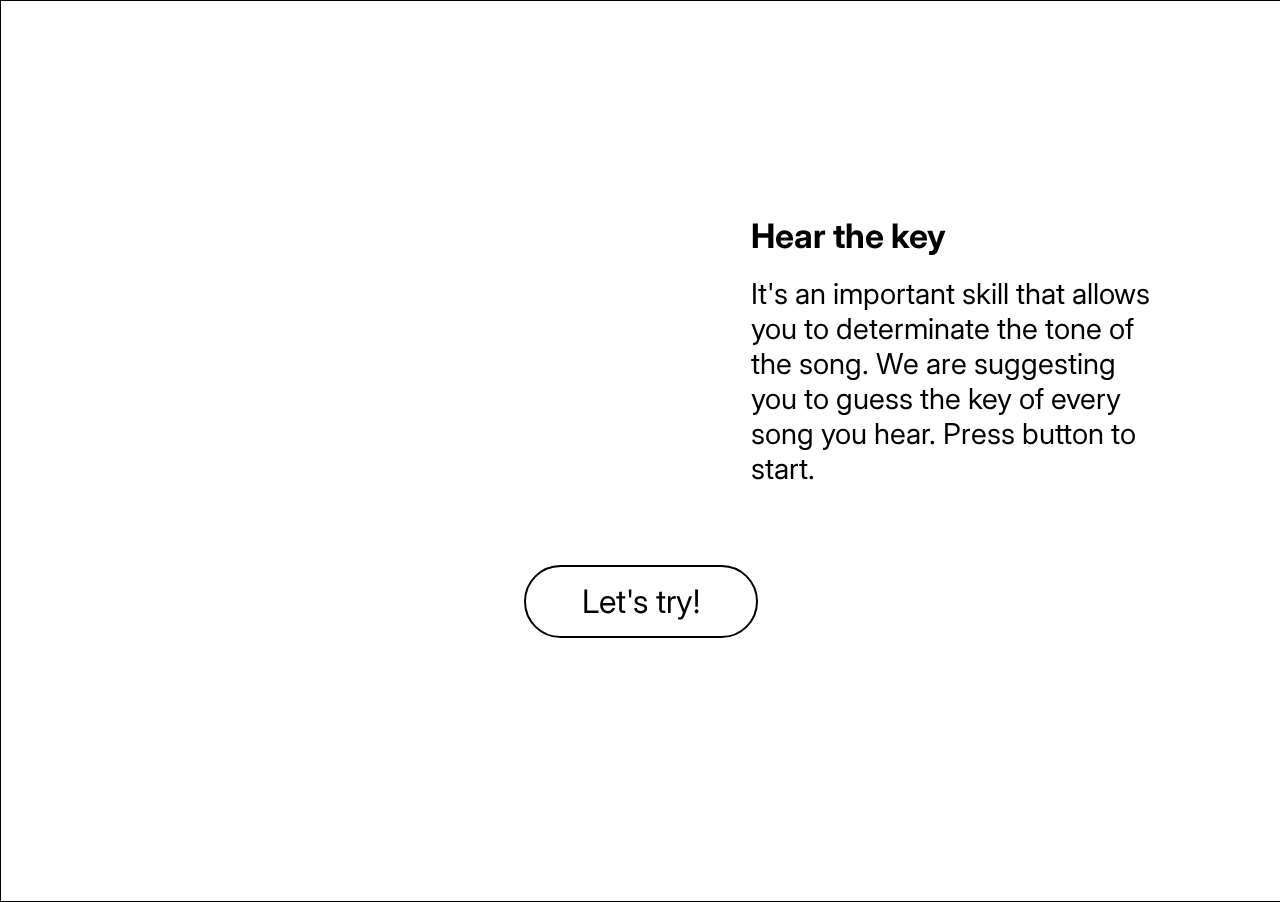
<file: index.html>
<!DOCTYPE html>
<html lang="en">
<head>
    <meta charset="UTF-8">
    <meta http-equiv="X-UA-Compatible" content="IE=edge">
    <meta name="viewport" content="width=device-width, initial-scale=1.0, viewport-fit=cover">
    <title>Homepage</title>
    <link rel="stylesheet" href="styles/styles.css">
</head>
<body>
    <div class="info">
        <iframe class="info__video" width="530" height="300" src="https://www.youtube.com/embed/uRscODn90Ew" title="YouTube video player" frameborder="0" allow="accelerometer; autoplay; clipboard-write; encrypted-media; gyroscope; picture-in-picture; web-share" allowfullscreen></iframe>
        <div class="info__text">
            <h3>Hear the key</h1>
            <p>It's an important skill that allows you to determinate the tone of the song. We are suggesting you to guess the key of every song you hear. Press button to start.</p>
        </div>
    </div>
    <a class="btn" href="test/test.html">Let's try!</a>
</body>
</html>
</file>
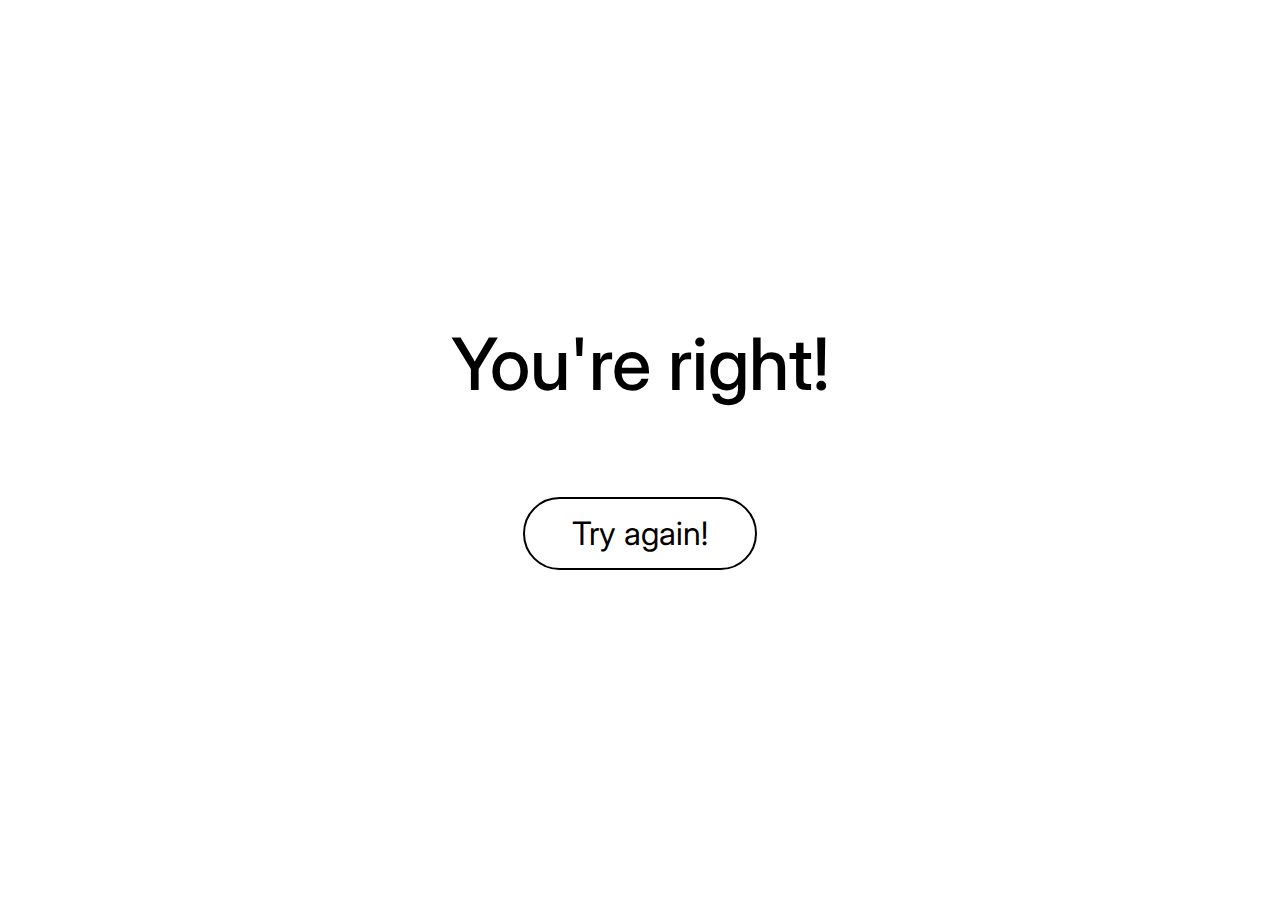
<file: congratulations/congratulations.html>
<!DOCTYPE html>
<html lang="en">
<head>
    <meta charset="UTF-8">
    <meta http-equiv="X-UA-Compatible" content="IE=edge">
    <meta name="viewport" content="width=device-width, initial-scale=1.0, viewport-fit=cover">
    <title>Congrats</title>
    <link rel="stylesheet" href="styles/styles.css">
</head>
<body>
    <h1>You're right!</h1>
    <a class="btn" href="../test/test.html">Try again!</a>
</body>
</html>
</file>
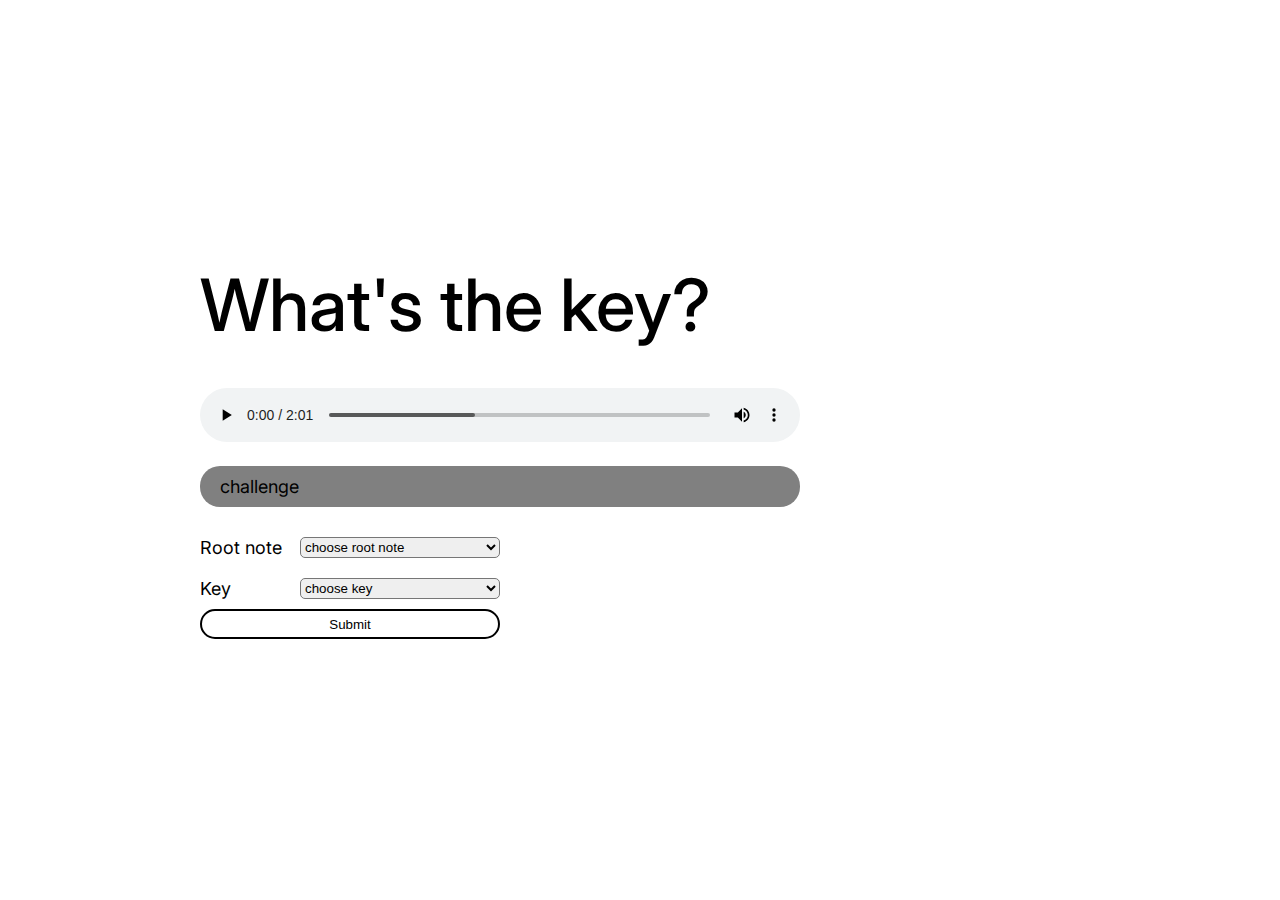
<file: test/test.html>
<!DOCTYPE html>
<html lang="en">
<head>
    <meta charset="UTF-8">
    <meta http-equiv="X-UA-Compatible" content="IE=edge">
    <meta name="viewport" content="width=device-width, initial-scale=1.0, viewport-fit=cover">
    <title>Test</title>
    <link rel="stylesheet" href="styles/styles.css">
</head>
<body>
    <div class="test" id="block1">
        <h1>What's the key?</h1>
        <audio controls src="../src/audio/Korn - Porno Creep.mp3"></audio>
        <div class="challenge" id="challenge">challenge</div>
        <form>
            <div class="notes">
                <label for="select-note">Root note</label>
                <select name="note" id="select-note">
                    <option value="">choose root note</option>
                    <option value="1">major</option>
                    <option value="2">minor</option>
                </select>
            </div>
            <div class="keys">
                <label for="select-key">Key</label>
                <select name="key" id="select-key">
                    <option value="">choose key</option>
                    <option value="1">A</option>
                    <option value="2">A#</option>
                    <option value="3">B</option>
                    <option value="4">C</option>
                    <option value="5">C#</option>
                    <option value="6">D</option>
                    <option value="7">D#</option>
                    <option value="8">E</option>
                    <option value="9">F</option>
                    <option value="10">F#</option>
                    <option value="11">G</option>
                    <option value="12">G#</option>
                </select>
            </div>
            <button class="btn" type="button" onclick="check()">Submit</button>
        </form>
    </div>
    <div class="congratulations" id="block2">
        <h1>You're right!</h1>
        <a class="btn1" href="#" onclick="reset()">Try again!</a>
    </div>
    <script src="scripts/index.js"></script>
</body>
</html>
</file>
<file: styles/styles.css>
@import url("https://fonts.googleapis.com/css2?family=Inter:wght@400;500;700&display=swap");
* {
  margin: 0;
  padding: 0;
}

html {
  font-size: 18px;
  font-family: "Inter", sans-serif;
}

body {
  border: 1px solid black;
  width: 100%;
  height: 100vh;
  overflow: hidden;
  display: flex;
  flex-direction: column;
  align-items: center;
  justify-content: center;
}
body .info {
  width: 1200px;
  display: flex;
  flex-direction: row;
  justify-content: space-evenly;
}
body .info .info__text {
  width: 400px;
  font-size: 1.6rem;
}
body .info .info__text h3 {
  margin-bottom: 20px;
}
body .btn {
  margin: 50px;
  padding: 15px;
  width: 200px;
  text-align: center;
  text-decoration: none;
  font-size: 1.8rem;
  border: 2px solid black;
  border-radius: 50px;
  color: black;
}
body .btn:visited {
  color: black;
}
body .btn:hover {
  background-color: rgba(0, 0, 0, 0.055);
}/*# sourceMappingURL=styles.css.map */
</file>
<file: congratulations/styles/styles.css>
@import url("https://fonts.googleapis.com/css2?family=Inter:wght@400;500;700&display=swap");
* {
  margin: 0;
  padding: 0;
}

html {
  font-size: 18px;
  font-family: "Inter", sans-serif;
}

body {
  width: 100%;
  height: 100vh;
  display: flex;
  flex-direction: column;
  justify-content: center;
  align-items: center;
}
body h1 {
  font-size: 4rem;
  font-weight: 500;
  margin: 40px;
}
body .btn {
  margin: 50px;
  padding: 15px;
  width: 200px;
  text-align: center;
  text-decoration: none;
  font-size: 1.8rem;
  border: 2px solid black;
  border-radius: 50px;
  color: black;
}
body .btn:visited {
  color: black;
}
body .btn:hover {
  background-color: rgba(0, 0, 0, 0.055);
}/*# sourceMappingURL=styles.css.map */
</file>
<file: test/styles/styles.css>
@import url("https://fonts.googleapis.com/css2?family=Inter:wght@400;500;700&display=swap");
* {
  margin: 0;
  padding: 0;
}

html {
  font-size: 18px;
  font-family: "Inter", sans-serif;
}

body {
  width: 100%;
  height: 100vh;
  display: flex;
  flex-direction: column;
  align-items: flex-start;
  justify-content: center;
  overflow: hidden;
}
body .test {
  margin-left: 200px;
}
body .test h1 {
  font-size: 4rem;
  font-weight: 500;
  margin: 20px 0;
}
body .test audio {
  width: 600px;
  margin: 20px 0;
}
body .test .challenge {
  background-color: gray;
  padding: 10px 20px;
  border-radius: 20px;
}
body .test form {
  display: flex;
  flex-direction: column;
  margin: 20px 0;
  width: 300px;
}
body .test form .notes {
  display: flex;
  justify-content: space-between;
  margin: 10px 0;
}
body .test form .notes label {
  width: 100px;
}
body .test form .notes select {
  width: 200px;
  border-radius: 5px;
}
body .test form .keys {
  display: flex;
  justify-content: space-between;
  margin: 10px 0;
}
body .test form .keys label {
  width: 100px;
}
body .test form .keys select {
  width: 200px;
  border-radius: 5px;
}
body .test form .btn {
  height: 30px;
  padding: auto;
  border-radius: 20px;
  border: 2px solid black;
  font-weight: 500;
  background-color: white;
}
body .test form .btn:hover {
  background-color: rgba(0, 0, 0, 0.055);
}
body .congratulations {
  display: none;
  width: 100%;
  height: 100vh;
  margin-left: 0;
  flex-direction: column;
  justify-content: center;
  align-items: center;
}
body .congratulations h1 {
  font-size: 4rem;
  font-weight: 500;
  margin: 40px;
}
body .congratulations .btn1 {
  margin: 50px;
  padding: 15px;
  width: 200px;
  text-align: center;
  text-decoration: none;
  font-size: 1.8rem;
  border: 2px solid black;
  border-radius: 50px;
  color: black;
}
body .congratulations .btn1:visited {
  color: black;
}
body .congratulations .btn1:hover {
  background-color: rgba(0, 0, 0, 0.055);
}/*# sourceMappingURL=styles.css.map */
</file>
